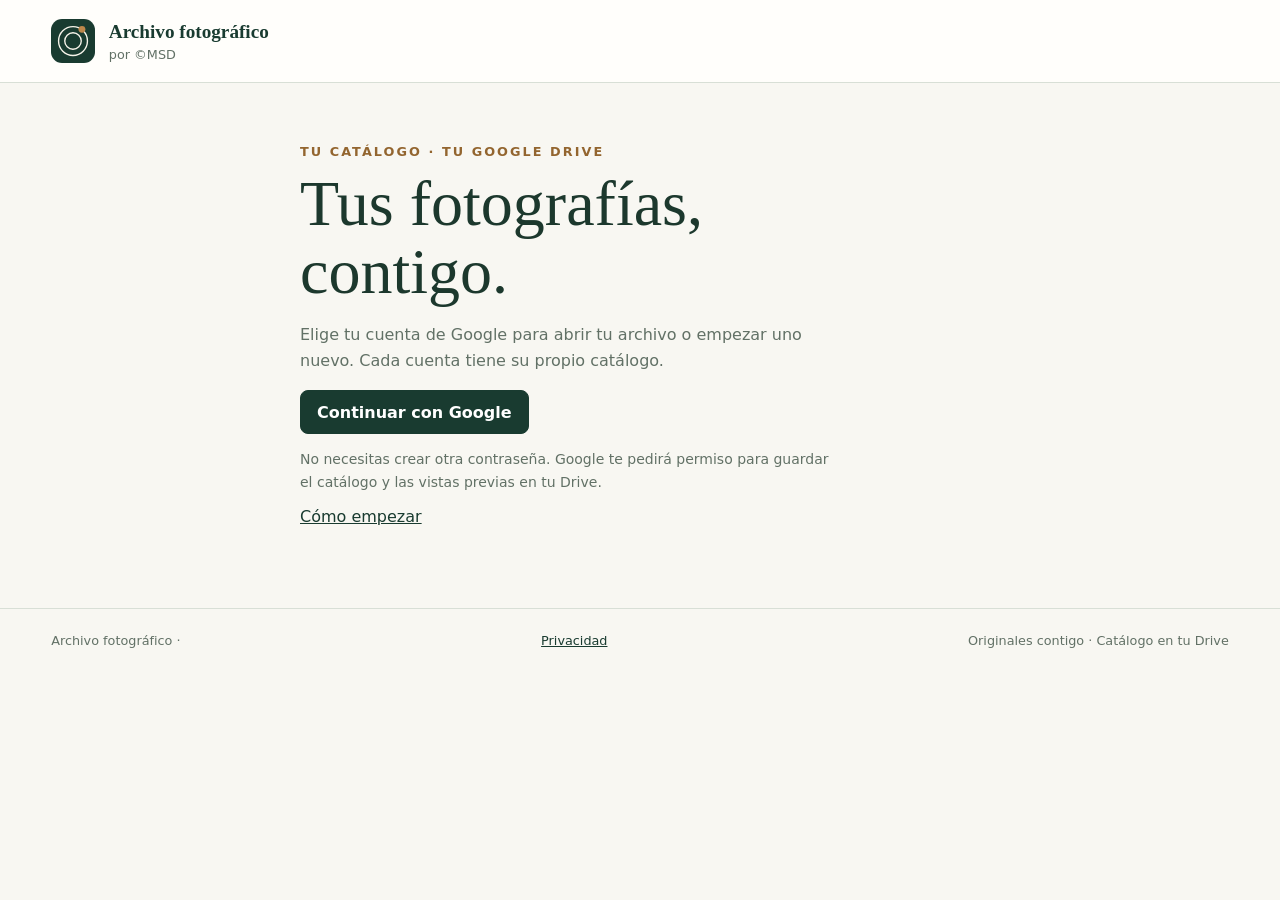
<file: index.html>
<!doctype html>
<html lang="es"><head><meta charset="utf-8"><meta name="viewport" content="width=device-width,initial-scale=1"><meta name="theme-color" content="#193b30"><meta name="description" content="Tu catálogo fotográfico privado: organiza, revisa y consulta tus fotografías."><title>Archivo fotográfico</title><link rel="icon" href="./icon.svg" type="image/svg+xml"><link rel="manifest" href="./manifest.webmanifest"><link rel="stylesheet" href="./styles.css?v=20260929-01"><script src="https://accounts.google.com/gsi/client" async defer></script><script type="module" src="./app.js?v=5estrellas-ventana2"></script></head>
<body>
<header><a class="brand" href="./"><img src="./icon.svg" alt="" width="44" height="44"><span>Archivo fotográfico<small>por ©MSD</small></span></a><button id="accountButton" class="quiet" hidden>Mi cuenta</button></header>
<main>
  <section id="setup" class="welcome" hidden><span class="eyebrow">ARCHIVO FOTOGRÁFICO</span><h1>Conexión de Google<br>pendiente de activar.</h1><p>Esta edición necesita que se configure una vez el acceso general de Google antes de distribuirla. No tienes que preparar un correo ni una contraseña para cada persona.</p><a class="primary" href="./AYUDA.html">Ver ayuda</a></section>
  <section id="login" class="welcome" hidden><span class="eyebrow">TU CATÁLOGO · TU GOOGLE DRIVE</span><h1>Tus fotografías,<br>contigo.</h1><p>Elige tu cuenta de Google para abrir tu archivo o empezar uno nuevo. Cada cuenta tiene su propio catálogo.</p><button id="googleButton" class="primary">Continuar con Google</button><p class="small">No necesitas crear otra contraseña. Google te pedirá permiso para guardar el catálogo y las vistas previas en tu Drive.</p><a href="./AYUDA.html">Cómo empezar</a></section>
  <section id="catalog" hidden>
    <div id="firstSteps" class="setup-steps"><div><b>✓</b><strong>Google conectado</strong><span>Tu cuenta, tu catálogo.</span></div><div><b>2</b><strong>Tu propio Drive</strong><span>El catálogo se guarda en tu cuenta.</span></div><div><b>3</b><strong>Añade tus fotografías</strong><span>Selecciona una carpeta en Windows.</span></div></div><div class="heading"><div><span class="eyebrow">BIBLIOTECA PERSONAL</span><h1>Mi archivo</h1></div><div class="actions"><button id="importButton" hidden>Añadir fotografías</button><button id="connectButton" class="primary">Cambiar o renovar cuenta</button></div></div>
    <div class="connection"><span id="connectionText">Conecta tu Drive para abrir el catálogo del móvil.</span><button id="syncButton" hidden>Sincronizar con Drive</button><button id="refreshButton" hidden>Actualizar desde Drive</button></div>
    <div id="stats" class="stats"><div><strong id="photoCount">0</strong><span>fotografías</span></div><div><strong id="speciesCount">0</strong><span>especies</span></div><div><strong id="sessionCount">0</strong><span>sesiones</span></div><div><strong id="pendingCount">0</strong><span>por revisar</span></div></div>
    <div class="filters"><nav aria-label="Secciones"><button data-section="all" aria-pressed="true">Todas</button><button data-section="pending" aria-pressed="false">Por revisar</button><button data-section="trash" aria-pressed="false">Papelera</button></nav><label class="search"><span class="sr-only">Buscar fotografías</span><input id="search" type="search" placeholder="Especie, sesión, cámara…"></label><label><span class="sr-only">Valoración</span><select id="rating"><option value="">Todas las estrellas</option><option value="5">5 ★</option><option value="4">4 ★</option><option value="3">3 ★</option><option value="2">2 ★</option><option value="1">1 ★</option></select></label><label><span class="sr-only">Orden</span><select id="sort"><option value="recent">Más recientes</option><option value="name">Por nombre</option><option value="rating">Por valoración</option></select></label></div>
    <p id="resultCount" class="small"></p><div id="grid" class="grid"></div><button id="moreButton" hidden>Mostrar más</button>
    <div id="empty" class="empty"><img src="./icon.svg" alt="" width="60" height="60"><h2>Un lugar para tus fotografías</h2><p id="emptyText">Añade tu primera carpeta desde el programa de Windows y sincroniza para verla también en el móvil.</p></div>
    <aside id="desktopTools" class="tools" hidden><div><strong>Identificación local con BioCLIP 2</strong><p>Propone especies en este ordenador. Revisa los resultados antes de aceptarlos.</p></div><button id="organizeButton">Actualizar carpetas del disco</button><button id="organizationButton">Elegir estructura de carpetas</button><button id="archiveButton">Elegir unidad de archivo</button><div><label><input type="checkbox" id="spanishNames" checked> Consultar nombres españoles en GBIF al analizar</label><p class="small">Envía únicamente el nombre científico a GBIF, no tus fotos. Guarda las equivalencias localmente.</p><button id="spanishNamesButton">Consultar nombres en español del catálogo</button></div><button id="analyzeButton">Analizar pendientes</button><button id="publicationButton">Publicación web</button><button id="exportButton">Preparar fotos para respaldo</button><button id="backupButton" class="quiet">Guardar copia del catálogo — sin fotos</button></aside>
    <div id="job" class="job" hidden><strong id="jobText"></strong><progress id="jobProgress"></progress></div>
  </section>
</main>
<div id="notice" role="status" aria-live="polite" hidden></div>
<dialog id="organizationDialog"><button class="close" data-close="organizationDialog" aria-label="Cerrar">×</button><h2>Elegir estructura de carpetas</h2><p>Elige cómo organizar los originales de esta cuenta en el disco. Se aplica dentro de ALMACENAMIENTO → GALERIA.</p><label>Estructura<select id="organizationLayout"><option value="category_species">Categoría y especie</option><option value="session">Sesión</option><option value="year_session">Año y sesión</option><option value="category_species_session">Categoría, especie y sesión</option></select></label><p id="organizationExample"></p><p>Al aplicar se reorganizan las copias existentes y las próximas importaciones siguen esta estructura. El año usa la fecha de captura; si falta, la de importación. Las estructuras por especie mantienen POR_REVISAR hasta confirmar la identificación. Copia del catálogo y Exportar conservan sus carpetas.</p><button id="applyOrganization" class="primary">Aplicar organización</button></dialog>
<dialog id="exportDialog"><button class="close" data-close="exportDialog" aria-label="Cerrar">×</button><h2>Exportar</h2><p>Prepara copias de los JPG originales que coinciden con los filtros del catálogo. Se guardan en EXPORTAR, dentro de tu unidad de archivo. No se suben automáticamente a ninguna nube.</p><p id="exportCount"></p><button id="prepareExport">Preparar JPG originales</button><form id="cloudLinkForm"><label>Enlace a tu nube (opcional)<input id="cloudLink" type="url" placeholder="https://…" maxlength="2048"></label><button type="submit">Guardar enlace</button></form><a id="openCloud" target="_blank" rel="noopener noreferrer" hidden>Abrir mi nube</a><p>Sube allí los archivos preparados. Marca el respaldo solo después de comprobar que están en tu nube. La app no puede verificar esa subida.</p><div id="exportHistory"></div></dialog><dialog id="detail"><button class="close" data-close="detail" aria-label="Cerrar ficha">×</button><div class="detailImage"><img id="detailImage" alt=""></div><div class="detailBody"><span class="eyebrow">FICHA DE FOTOGRAFÍA</span><h2 id="detailTitle"></h2><p id="scientificDisplay" class="small"></p><p id="detailMetadata" class="small"></p><div id="stars" class="stars" aria-label="Valorar fotografía"></div><p id="ratingSource" class="small"></p><form id="categoryForm"><label>Categoría<select id="categoryInput"><option value="POR_CLASIFICAR">POR CLASIFICAR</option><option value="AVES">AVES</option><option value="FAUNA">FAUNA</option><option value="FLORA">FLORA</option><option value="INSECTOS">INSECTOS</option><option value="PAISAJE">PAISAJE</option><option value="MACRO">MACRO</option><option value="NOCTURNAS">NOCTURNAS</option><option value="CIELO PROFUNDO">CIELO PROFUNDO</option></select></label><button type="submit">Guardar categoría</button></form><form id="speciesForm"><label>Nombre común en español<input id="speciesInput" maxlength="160" required></label><button type="submit">Guardar identificación</button></form><button id="deletePhotoButton" type="button">Quitar del catálogo</button><p class="small">La papelera conserva los originales y permite restaurar la foto.</p><p id="confidenceText" class="small"></p><form id="sessionForm"><label>Sesión<input id="sessionInput" maxlength="160" required></label><button type="submit" class="quiet">Guardar sesión</button></form></div></dialog>
<dialog id="importDialog"><button class="close" data-close="importDialog" aria-label="Cerrar">×</button><span class="eyebrow">DESDE TU ORDENADOR</span><h2>Añadir fotografías</h2><p>Pulsa Elegir carpeta de fotografías y selecciona dónde guardas tus fotos. Se incluyen sus subcarpetas y se omiten las fotos que ya estén importadas.</p><form id="importForm"><button id="chooseFolderButton" type="button">Elegir carpeta de fotografías</button><label>Carpeta elegida<input id="folderInput" placeholder="Pulsa Elegir carpeta, o pega aquí su ruta" required></label><p class="small">JPEG, PNG, TIFF y WebP. Los RAW y HEIC todavía no se importan; exporta una copia JPEG para el catálogo. Los originales no se modifican.</p><label>Categoría de esta carpeta<select id="importCategory"><option value="POR_CLASIFICAR">Automática: aves, fauna, flora e insectos</option><option value="AVES">Aves</option><option value="FAUNA">Fauna</option><option value="FLORA">Flora</option><option value="INSECTOS">Insectos</option><option value="PAISAJE">Paisaje</option><option value="MACRO">Macro</option><option value="NOCTURNAS">Nocturnas</option><option value="CIELO PROFUNDO">Cielo profundo</option></select></label><label><input id="autoAnalyze" type="checkbox" checked> Identificar con BioCLIP y organizar el archivo al terminar</label><p class="small">Primero se importan las fotos, después se identifican aves, fauna, flora e insectos en segundo plano y al final se sincroniza con Google. Mantén el ordenador encendido y esta página abierta. Las propuestas quedan pendientes de revisión. Para paisaje, macro, nocturnas o cielo profundo, elige esa categoría: no se identifican especies. La IA puede equivocarse y no comprueba que el sujeto sea protagonista.</p><button class="primary" type="submit">Importar carpeta</button></form></dialog>
<dialog id="accountDialog"><button class="close" data-close="accountDialog" aria-label="Cerrar">×</button><span class="eyebrow">CUENTA PRIVADA</span><h2>Tu catálogo, tu Drive</h2><p id="userEmail"></p><p>Las fotos y las correcciones se guardan en la cuenta de Google que conectes. Usa la misma cuenta en el ordenador y en el móvil.</p><a href="./AYUDA.html">Guía de uso</a><button id="logoutButton" class="primary">Cerrar sesión</button></dialog>
<footer>Archivo fotográfico · <a href="./privacidad.html">Privacidad</a> <span>Originales contigo · Catálogo en tu Drive</span></footer>
</body></html>
</file>
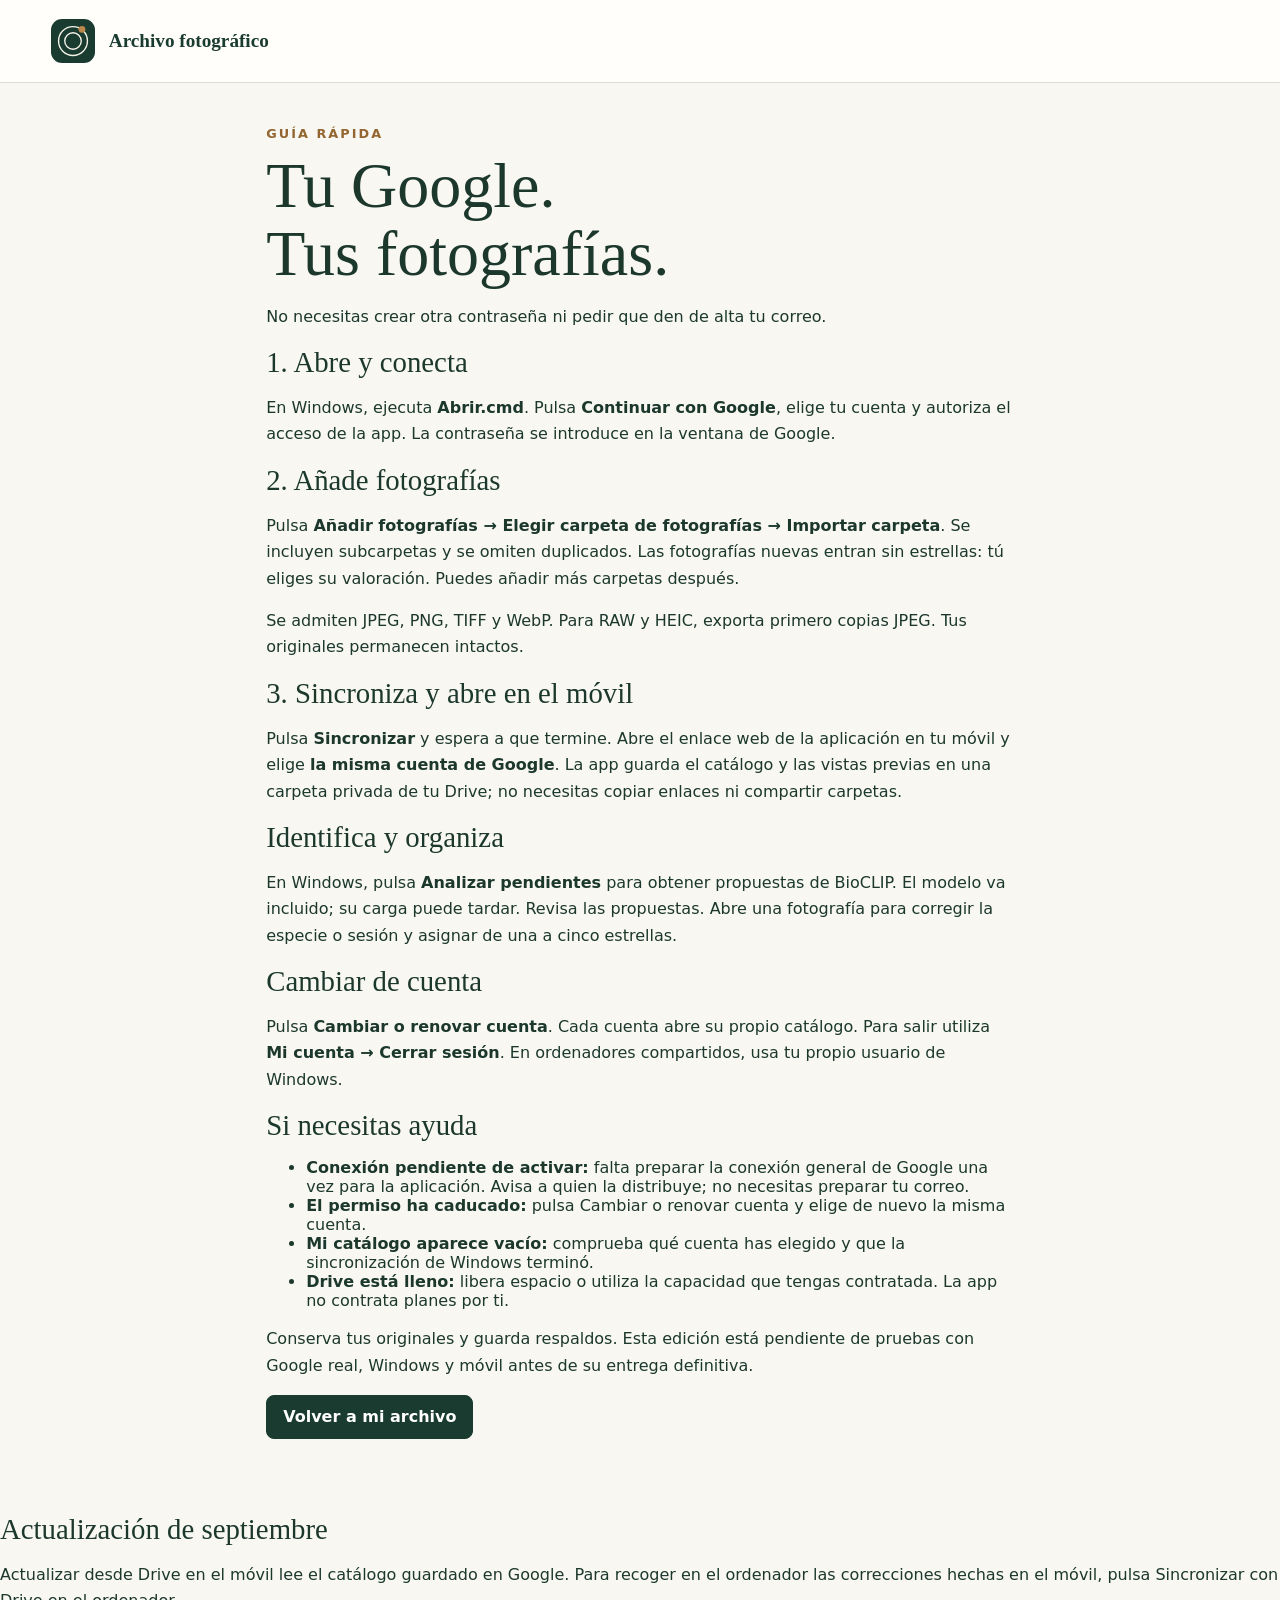
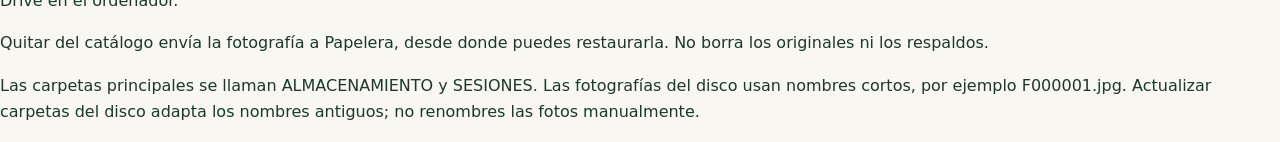
<file: AYUDA.html>
<!doctype html><html lang="es"><head><meta charset="utf-8"><meta name="viewport" content="width=device-width,initial-scale=1"><title>Empezar · Archivo fotográfico</title><link rel="stylesheet" href="./styles.css"></head><body><header><a class="brand" href="./"><img src="./icon.svg" width="44" height="44" alt="">Archivo fotográfico</a></header><main style="max-width:850px"><span class="eyebrow">GUÍA RÁPIDA</span><h1>Tu Google.<br>Tus fotografías.</h1><p>No necesitas crear otra contraseña ni pedir que den de alta tu correo.</p><h2>1. Abre y conecta</h2><p>En Windows, ejecuta <strong>Abrir.cmd</strong>. Pulsa <strong>Continuar con Google</strong>, elige tu cuenta y autoriza el acceso de la app. La contraseña se introduce en la ventana de Google.</p><h2>2. Añade fotografías</h2><p>Pulsa <strong>Añadir fotografías → Elegir carpeta de fotografías → Importar carpeta</strong>. Se incluyen subcarpetas y se omiten duplicados. Las fotografías nuevas entran sin estrellas: tú eliges su valoración. Puedes añadir más carpetas después.</p><p>Se admiten JPEG, PNG, TIFF y WebP. Para RAW y HEIC, exporta primero copias JPEG. Tus originales permanecen intactos.</p><h2>3. Sincroniza y abre en el móvil</h2><p>Pulsa <strong>Sincronizar</strong> y espera a que termine. Abre el enlace web de la aplicación en tu móvil y elige <strong>la misma cuenta de Google</strong>. La app guarda el catálogo y las vistas previas en una carpeta privada de tu Drive; no necesitas copiar enlaces ni compartir carpetas.</p><h2>Identifica y organiza</h2><p>En Windows, pulsa <strong>Analizar pendientes</strong> para obtener propuestas de BioCLIP. El modelo va incluido; su carga puede tardar. Revisa las propuestas. Abre una fotografía para corregir la especie o sesión y asignar de una a cinco estrellas.</p><h2>Cambiar de cuenta</h2><p>Pulsa <strong>Cambiar o renovar cuenta</strong>. Cada cuenta abre su propio catálogo. Para salir utiliza <strong>Mi cuenta → Cerrar sesión</strong>. En ordenadores compartidos, usa tu propio usuario de Windows.</p><h2>Si necesitas ayuda</h2><ul><li><strong>Conexión pendiente de activar:</strong> falta preparar la conexión general de Google una vez para la aplicación. Avisa a quien la distribuye; no necesitas preparar tu correo.</li><li><strong>El permiso ha caducado:</strong> pulsa Cambiar o renovar cuenta y elige de nuevo la misma cuenta.</li><li><strong>Mi catálogo aparece vacío:</strong> comprueba qué cuenta has elegido y que la sincronización de Windows terminó.</li><li><strong>Drive está lleno:</strong> libera espacio o utiliza la capacidad que tengas contratada. La app no contrata planes por ti.</li></ul><p>Conserva tus originales y guarda respaldos. Esta edición está pendiente de pruebas con Google real, Windows y móvil antes de su entrega definitiva.</p><a class="primary" href="./">Volver a mi archivo</a></main><section><h2>Actualización de septiembre</h2><p>Actualizar desde Drive en el móvil lee el catálogo guardado en Google. Para recoger en el ordenador las correcciones hechas en el móvil, pulsa Sincronizar con Drive en el ordenador.</p><p>Quitar del catálogo envía la fotografía a Papelera, desde donde puedes restaurarla. No borra los originales ni los respaldos.</p><p>Las carpetas principales se llaman ALMACENAMIENTO y SESIONES. Las fotografías del disco usan nombres cortos, por ejemplo F000001.jpg. Actualizar carpetas del disco adapta los nombres antiguos; no renombres las fotos manualmente.</p></section></body></html>
</file>
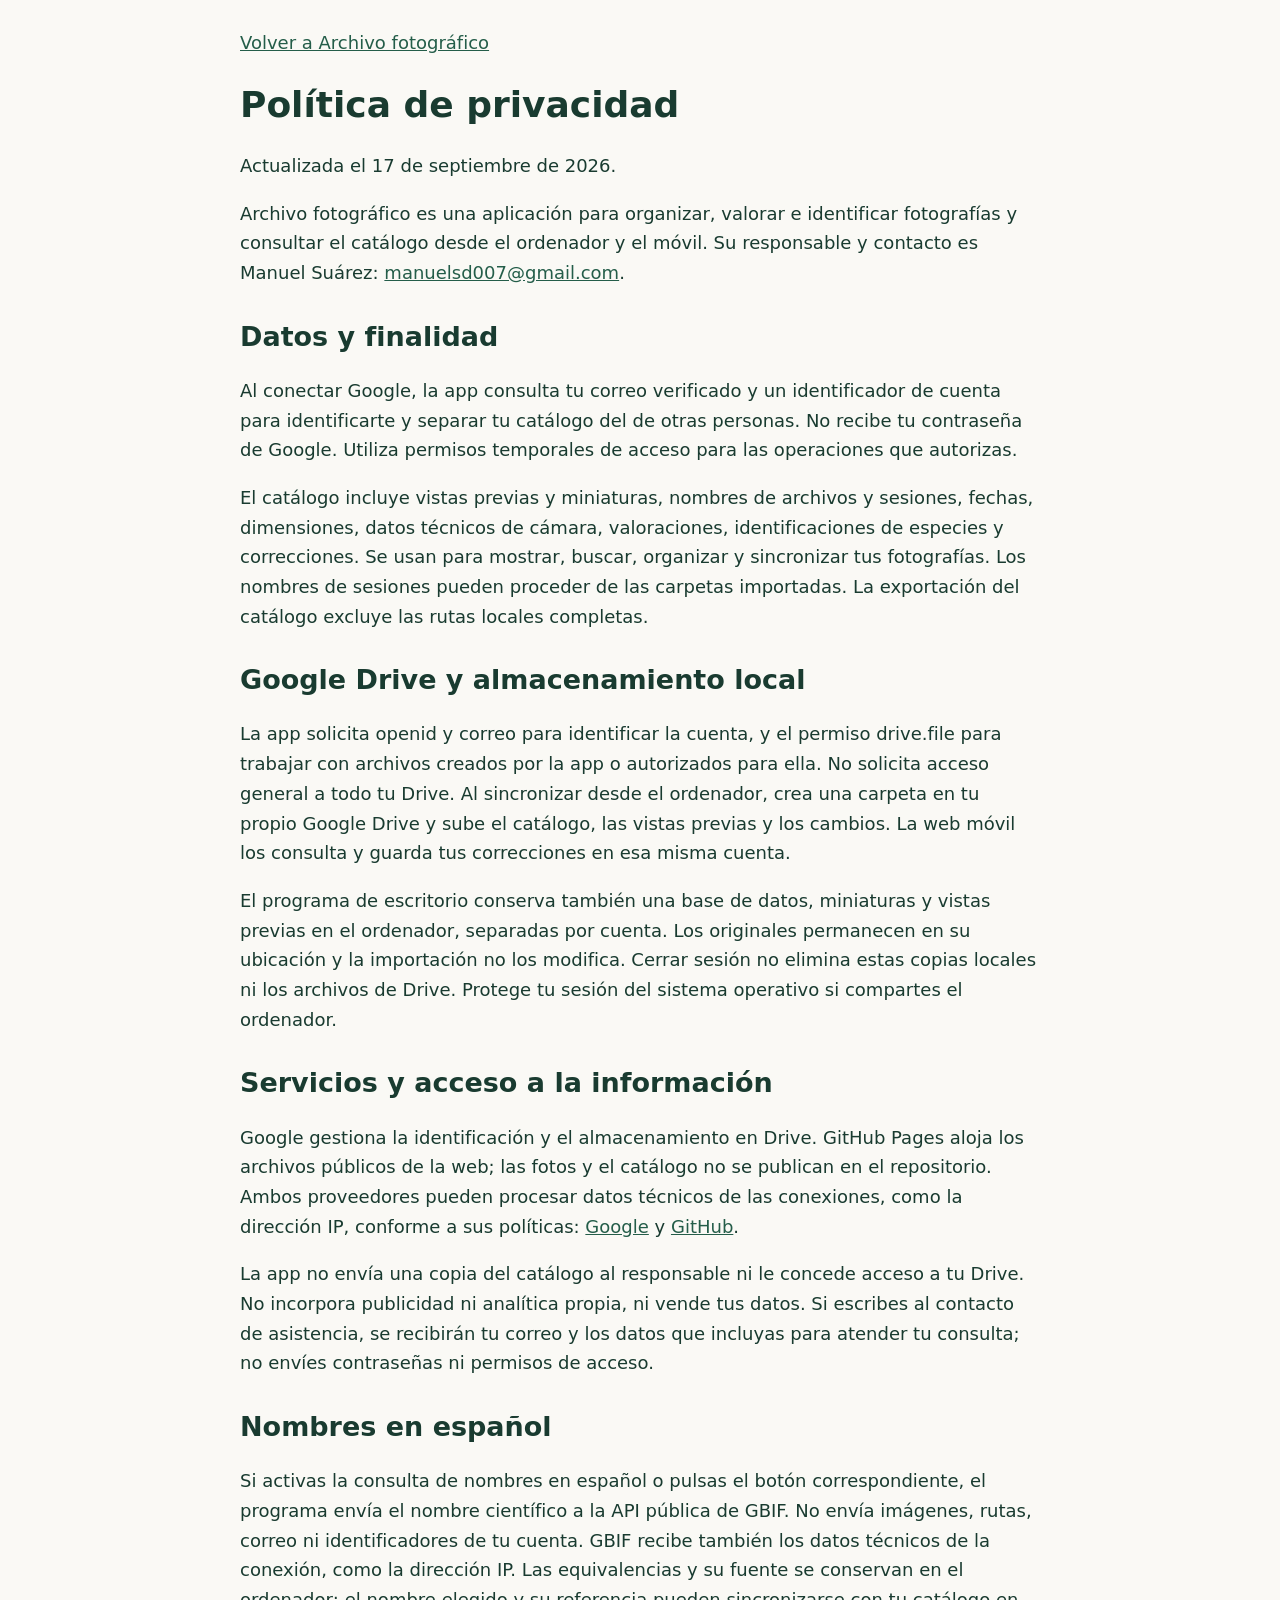
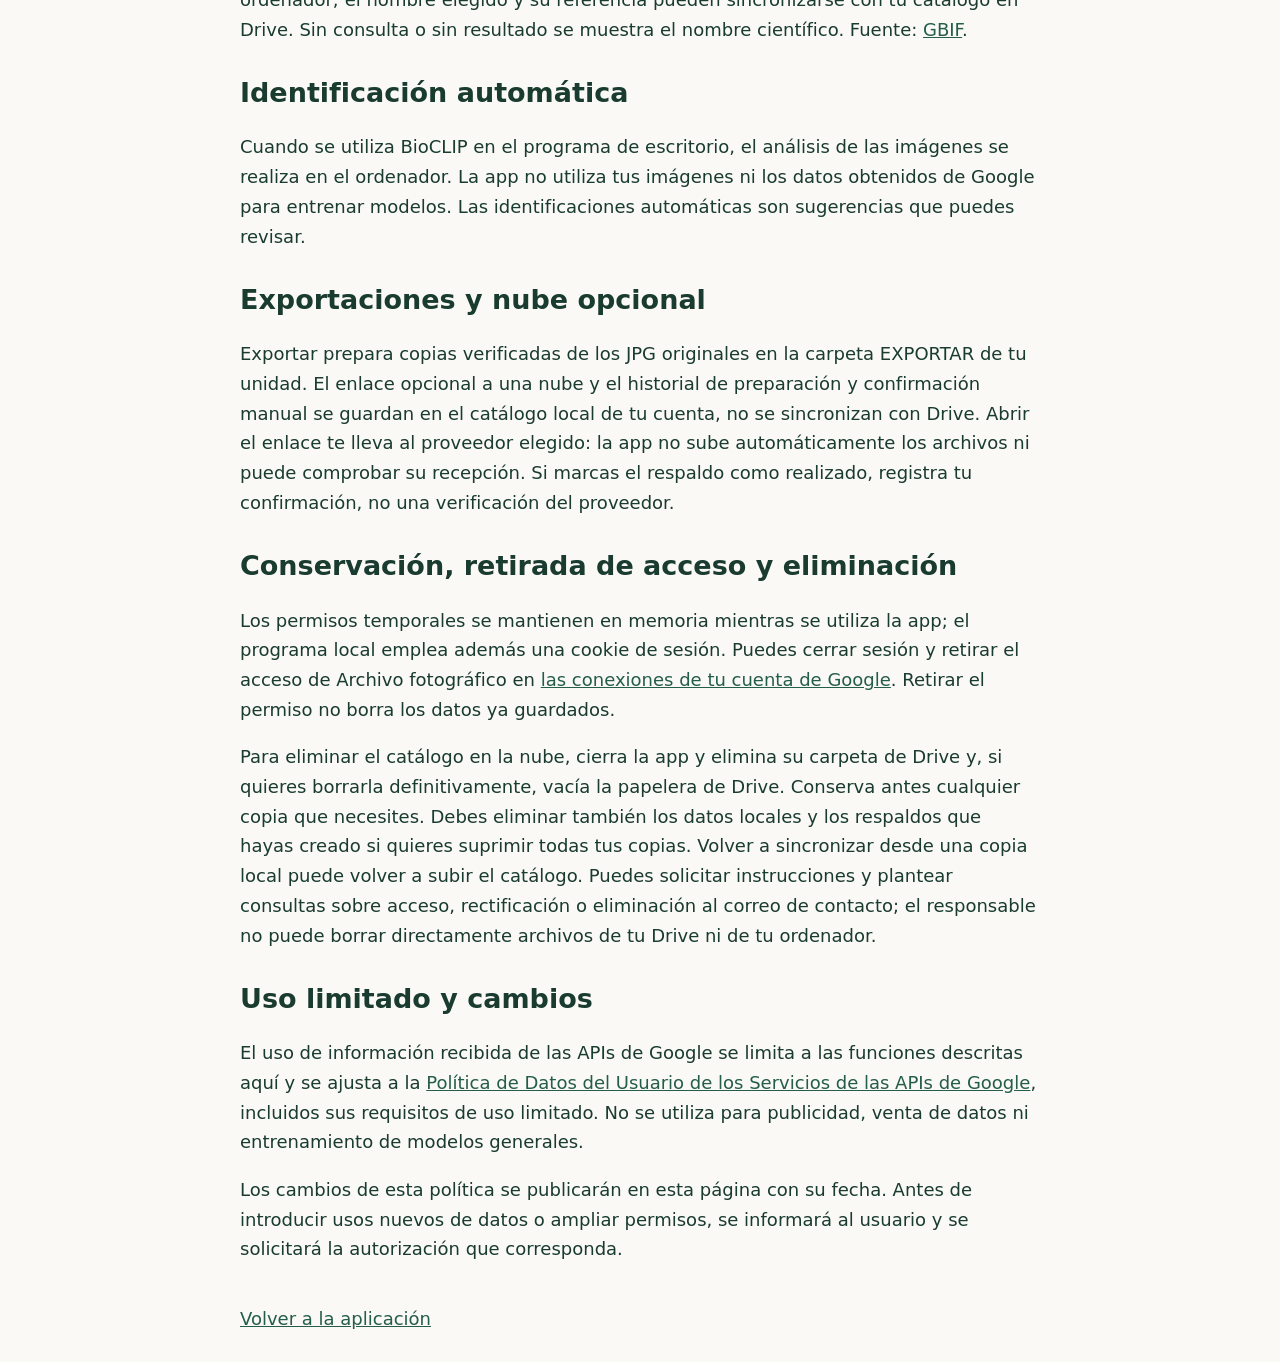
<file: privacidad.html>
<!doctype html>
<html lang="es"><head><meta charset="utf-8"><meta name="viewport" content="width=device-width,initial-scale=1"><title>Privacidad · Archivo fotográfico</title><style>body{font:18px/1.65 system-ui,sans-serif;color:#193b30;background:#faf9f5;margin:auto;max-width:800px;padding:28px}a{color:#245d49}h1,h2{line-height:1.25}h2{margin-top:32px}footer{margin-top:40px}</style></head><body>
<a href="./">Volver a Archivo fotográfico</a><h1>Política de privacidad</h1><p>Actualizada el 17 de septiembre de 2026.</p>
<p>Archivo fotográfico es una aplicación para organizar, valorar e identificar fotografías y consultar el catálogo desde el ordenador y el móvil. Su responsable y contacto es Manuel Suárez: <a href="mailto:manuelsd007@gmail.com">manuelsd007@gmail.com</a>.</p>
<h2>Datos y finalidad</h2><p>Al conectar Google, la app consulta tu correo verificado y un identificador de cuenta para identificarte y separar tu catálogo del de otras personas. No recibe tu contraseña de Google. Utiliza permisos temporales de acceso para las operaciones que autorizas.</p>
<p>El catálogo incluye vistas previas y miniaturas, nombres de archivos y sesiones, fechas, dimensiones, datos técnicos de cámara, valoraciones, identificaciones de especies y correcciones. Se usan para mostrar, buscar, organizar y sincronizar tus fotografías. Los nombres de sesiones pueden proceder de las carpetas importadas. La exportación del catálogo excluye las rutas locales completas.</p>
<h2>Google Drive y almacenamiento local</h2><p>La app solicita openid y correo para identificar la cuenta, y el permiso drive.file para trabajar con archivos creados por la app o autorizados para ella. No solicita acceso general a todo tu Drive. Al sincronizar desde el ordenador, crea una carpeta en tu propio Google Drive y sube el catálogo, las vistas previas y los cambios. La web móvil los consulta y guarda tus correcciones en esa misma cuenta.</p>
<p>El programa de escritorio conserva también una base de datos, miniaturas y vistas previas en el ordenador, separadas por cuenta. Los originales permanecen en su ubicación y la importación no los modifica. Cerrar sesión no elimina estas copias locales ni los archivos de Drive. Protege tu sesión del sistema operativo si compartes el ordenador.</p>
<h2>Servicios y acceso a la información</h2><p>Google gestiona la identificación y el almacenamiento en Drive. GitHub Pages aloja los archivos públicos de la web; las fotos y el catálogo no se publican en el repositorio. Ambos proveedores pueden procesar datos técnicos de las conexiones, como la dirección IP, conforme a sus políticas: <a href="https://policies.google.com/privacy">Google</a> y <a href="https://docs.github.com/en/site-policy/privacy-policies/github-general-privacy-statement">GitHub</a>.</p>
<p>La app no envía una copia del catálogo al responsable ni le concede acceso a tu Drive. No incorpora publicidad ni analítica propia, ni vende tus datos. Si escribes al contacto de asistencia, se recibirán tu correo y los datos que incluyas para atender tu consulta; no envíes contraseñas ni permisos de acceso.</p>
<h2>Nombres en español</h2><p>Si activas la consulta de nombres en español o pulsas el botón correspondiente, el programa envía el nombre científico a la API pública de GBIF. No envía imágenes, rutas, correo ni identificadores de tu cuenta. GBIF recibe también los datos técnicos de la conexión, como la dirección IP. Las equivalencias y su fuente se conservan en el ordenador; el nombre elegido y su referencia pueden sincronizarse con tu catálogo en Drive. Sin consulta o sin resultado se muestra el nombre científico. Fuente: <a href="https://www.gbif.org">GBIF</a>.</p><h2>Identificación automática</h2><p>Cuando se utiliza BioCLIP en el programa de escritorio, el análisis de las imágenes se realiza en el ordenador. La app no utiliza tus imágenes ni los datos obtenidos de Google para entrenar modelos. Las identificaciones automáticas son sugerencias que puedes revisar.</p>
<h2>Exportaciones y nube opcional</h2><p>Exportar prepara copias verificadas de los JPG originales en la carpeta EXPORTAR de tu unidad. El enlace opcional a una nube y el historial de preparación y confirmación manual se guardan en el catálogo local de tu cuenta, no se sincronizan con Drive. Abrir el enlace te lleva al proveedor elegido: la app no sube automáticamente los archivos ni puede comprobar su recepción. Si marcas el respaldo como realizado, registra tu confirmación, no una verificación del proveedor.</p><h2>Conservación, retirada de acceso y eliminación</h2><p>Los permisos temporales se mantienen en memoria mientras se utiliza la app; el programa local emplea además una cookie de sesión. Puedes cerrar sesión y retirar el acceso de Archivo fotográfico en <a href="https://myaccount.google.com/connections">las conexiones de tu cuenta de Google</a>. Retirar el permiso no borra los datos ya guardados.</p>
<p>Para eliminar el catálogo en la nube, cierra la app y elimina su carpeta de Drive y, si quieres borrarla definitivamente, vacía la papelera de Drive. Conserva antes cualquier copia que necesites. Debes eliminar también los datos locales y los respaldos que hayas creado si quieres suprimir todas tus copias. Volver a sincronizar desde una copia local puede volver a subir el catálogo. Puedes solicitar instrucciones y plantear consultas sobre acceso, rectificación o eliminación al correo de contacto; el responsable no puede borrar directamente archivos de tu Drive ni de tu ordenador.</p>
<h2>Uso limitado y cambios</h2><p>El uso de información recibida de las APIs de Google se limita a las funciones descritas aquí y se ajusta a la <a href="https://developers.google.com/terms/api-services-user-data-policy">Política de Datos del Usuario de los Servicios de las APIs de Google</a>, incluidos sus requisitos de uso limitado. No se utiliza para publicidad, venta de datos ni entrenamiento de modelos generales.</p>
<p>Los cambios de esta política se publicarán en esta página con su fecha. Antes de introducir usos nuevos de datos o ampliar permisos, se informará al usuario y se solicitará la autorización que corresponda.</p>
<footer><a href="./">Volver a la aplicación</a></footer></body></html>
</file>
<file: styles.css>
:root{font-family:system-ui,-apple-system,BlinkMacSystemFont,"Segoe UI",sans-serif;color:#1c382d;background:#f8f7f2;font-size:16px;--green:#193b30;--muted:#627166;--border:#d8dfd6;--paper:#fffefb;--gold:#93652f}*{box-sizing:border-box}body{margin:0}button,input,select{font:inherit}button,a,input,select{touch-action:manipulation}button,.primary{border:1px solid var(--border);border-radius:8px;background:var(--paper);padding:.7rem 1rem;color:var(--green);cursor:pointer;font-weight:600;min-height:44px}button:hover{background:#e8eee6}button:disabled{cursor:wait;opacity:.55}.primary{background:var(--green);color:white;border-color:var(--green);display:inline-block;text-decoration:none}.primary:hover{background:#285440}.quiet{background:transparent}a{color:var(--green)}:focus-visible{outline:3px solid #b07a37;outline-offset:3px}header{padding:1.2rem 4vw;border-bottom:1px solid var(--border);display:flex;justify-content:space-between;align-items:center;background:var(--paper)}.brand{display:flex;align-items:center;gap:.85rem;text-decoration:none;font:600 1.2rem Georgia,serif}.brand small{font:400 .8rem system-ui;color:var(--muted);display:block;margin-top:.25rem}main{max-width:1440px;margin:auto;padding:2.5rem 4vw 4rem}.eyebrow{font-size:.8rem;letter-spacing:.16em;font-weight:700;color:var(--gold)}h1,h2{font-family:Georgia,serif;font-weight:400;margin:.6rem 0 1rem}h1{font-size:clamp(2.5rem,5vw,4rem);line-height:1.06}h2{font-size:1.8rem}p{line-height:1.65}.small{font-size:.875rem;color:var(--muted);line-height:1.6}.welcome{max-width:680px;margin:2vh auto}.welcome>p{max-width:540px;color:var(--muted)}.welcome ol{padding:0;list-style:none;border-top:1px solid var(--border);margin:2rem 0}.welcome li{padding:1rem 0;border-bottom:1px solid var(--border)}.welcome li span{display:block;color:var(--muted);font-size:.9rem;margin-top:.4rem}.welcome form{max-width:440px;margin-top:2rem}label{display:block;font-size:.9rem;font-weight:600}input,select{display:block;width:100%;border:1px solid #aebdb0;background:var(--paper);padding:.8rem;border-radius:7px;color:#203b30;margin:.4rem 0 1rem;min-height:44px}.heading{display:flex;justify-content:space-between;gap:1rem;align-items:center}.actions{display:flex;gap:.65rem;flex-wrap:wrap}.connection{display:flex;gap:.7rem;align-items:center;flex-wrap:wrap;background:#eaf0e7;border:1px solid var(--border);padding:1rem;margin:1rem 0 1.5rem;border-radius:8px;font-size:.9rem}.connection span{flex:1;min-width:200px}.stats{display:grid;grid-template-columns:repeat(4,1fr);border-block:1px solid var(--border);margin-bottom:1.8rem}.stats>div{padding:1.15rem 1.5rem;border-right:1px solid var(--border)}.stats>div:first-child{padding-left:0}.stats>div:last-child{border:0}.stats strong{font:2rem Georgia,serif;display:block}.stats span{font-size:.8rem;color:var(--muted)}.filters{display:flex;gap:.6rem;align-items:center;flex-wrap:wrap}.filters nav{display:flex;gap:.3rem}.filters nav button{border-color:transparent;background:transparent}.filters nav button[aria-pressed=true]{background:var(--green);color:white}.filters input,.filters select{margin:0}.search{flex:1;min-width:200px}.grid{display:grid;grid-template-columns:repeat(4,minmax(0,1fr));gap:1.2rem}.card{padding:0;border:1px solid var(--border);overflow:hidden;text-align:left;min-width:0;background:var(--paper);font-weight:400}.card .photo{width:100%;aspect-ratio:4/3;object-fit:cover;display:block;background:#e4e9e1}.card .info{padding:1rem}.card h3{margin:0 0 .4rem;font:1.2rem Georgia,serif;overflow-wrap:anywhere}.card .meta{font-size:.8rem;color:var(--muted);margin:.3rem 0;overflow-wrap:anywhere}.card .badge{display:inline-block;font-size:.75rem;background:#f3eadc;color:#714b1d;padding:.2rem .4rem;margin-top:.4rem;border-radius:4px}.empty{padding:3.5rem 1rem;text-align:center;border:1px dashed #b3c1b4;border-radius:10px}.empty p{max-width:520px;margin:auto;color:var(--muted)}.tools{display:flex;align-items:center;gap:1rem;border-top:1px solid var(--border);margin-top:2rem;padding-top:1.5rem;flex-wrap:wrap}.tools>div{flex:1;min-width:250px}.tools p{font-size:.875rem;color:var(--muted);margin:.4rem 0}.job{padding:1rem;background:#eaf0e7;margin-top:1rem;border-radius:8px}.job progress{width:100%;display:block;margin-top:1rem;accent-color:var(--green)}dialog{border:1px solid var(--border);border-radius:12px;padding:2rem;max-width:min(560px,92vw);max-height:90vh;color:var(--green);background:var(--paper)}dialog::backdrop{background:#14251fd0}dialog .close{position:absolute;right:.65rem;top:.65rem;border:0;border-radius:50%;background:#fffefbe8;font-size:1.5rem;width:44px;height:44px;padding:0;z-index:1}#detail{padding:0;max-width:min(1100px,94vw);width:100%}#detail[open]{display:grid;grid-template-columns:1.35fr 1fr}.detailImage{background:#14251f;display:flex;align-items:center;justify-content:center;min-height:300px}.detailImage img{width:100%;max-height:82vh;object-fit:contain}.detailBody{padding:2rem;overflow:auto}.stars{display:flex;gap:.3rem;color:var(--gold)}.stars button{font-size:1.4rem;padding:.3rem .5rem;color:var(--gold)}.stars button[aria-pressed=true]{background:#f1e7d5}#accountDialog .primary{margin-top:1.5rem;display:block}#notice{position:fixed;bottom:1.3rem;left:50%;transform:translateX(-50%);background:#193b30;color:white;padding:1rem 1.5rem;border-radius:8px;box-shadow:0 3px 25px #0003;z-index:20;max-width:min(700px,92vw);width:max-content}#notice.error{background:#793923}footer{border-top:1px solid var(--border);padding:1.5rem 4vw;font-size:.8rem;color:var(--muted);display:flex;justify-content:space-between;gap:1rem}.sr-only{position:absolute;width:1px;height:1px;padding:0;margin:-1px;overflow:hidden;clip:rect(0,0,0,0);border:0}[hidden]{display:none!important}#moreButton{display:block;margin:1.5rem auto}@media(max-width:1000px){.grid{grid-template-columns:repeat(3,minmax(0,1fr))}.heading{align-items:flex-start;flex-direction:column}}@media(max-width:680px){header{padding:1rem 5vw}.brand{font-size:1.05rem}.brand small{display:none}main{padding:1.7rem 5vw 3rem}.grid{grid-template-columns:repeat(2,minmax(0,1fr));gap:.7rem}.card .info{padding:.65rem}.card h3{font-size:1rem}.card .meta{font-size:.8rem}.stats{grid-template-columns:repeat(2,1fr)}.stats>div{padding:1rem!important}.stats>div:nth-child(2){border-right:0}.stats>div:nth-child(-n+2){border-bottom:1px solid var(--border)}.filters{gap:.5rem}.filters nav{width:100%}.filters .search{width:100%;flex:auto}.filters>label:not(.search){flex:1;min-width:130px}.filters select{font-size:.875rem}#detail[open]{display:block}.detailImage{min-height:200px}.detailImage img{max-height:40vh}.detailBody{padding:1.4rem}.welcome{margin:0 auto}.tools{align-items:stretch}.tools button{flex:1}footer{display:block}footer span{display:block;margin-top:.4rem}}@media(prefers-reduced-motion:no-preference){button{transition:background .15s ease}} 
[hidden]{display:none!important}
.setup-steps{display:grid;grid-template-columns:repeat(3,1fr);gap:1rem;margin:1.5rem 0 2rem}.setup-steps>div{border:1px solid var(--border);border-radius:10px;padding:1.2rem;background:var(--paper)}.setup-steps b{display:block;border-radius:50%;width:32px;height:32px;line-height:32px;text-align:center;background:#e8eee6;margin-bottom:.8rem}.setup-steps strong,.setup-steps span{display:block}.setup-steps span{font-size:.875rem;color:var(--muted);margin-top:.4rem;line-height:1.5}.login-options{display:flex;gap:.6rem;flex-wrap:wrap;margin:1rem 0}#registerForm,#recoveryForm{max-width:440px}#backLogin{margin-top:1rem}@media(max-width:600px){.setup-steps{grid-template-columns:1fr;gap:.6rem}.setup-steps>div{padding:.9rem 1rem}.setup-steps b{float:left;margin:0 .9rem 0 0}.setup-steps span{margin-left:calc(32px + .9rem)}.setup-steps strong{font-size:.9rem}}

input[type="checkbox"]{width:auto;min-height:0;display:inline-block;margin-right:.5rem}#exportDialog{max-width:720px}#exportHistory>div{border-top:1px solid #d5dfd9;padding:1rem 0}#exportHistory .small{overflow-wrap:anywhere}
</file>
